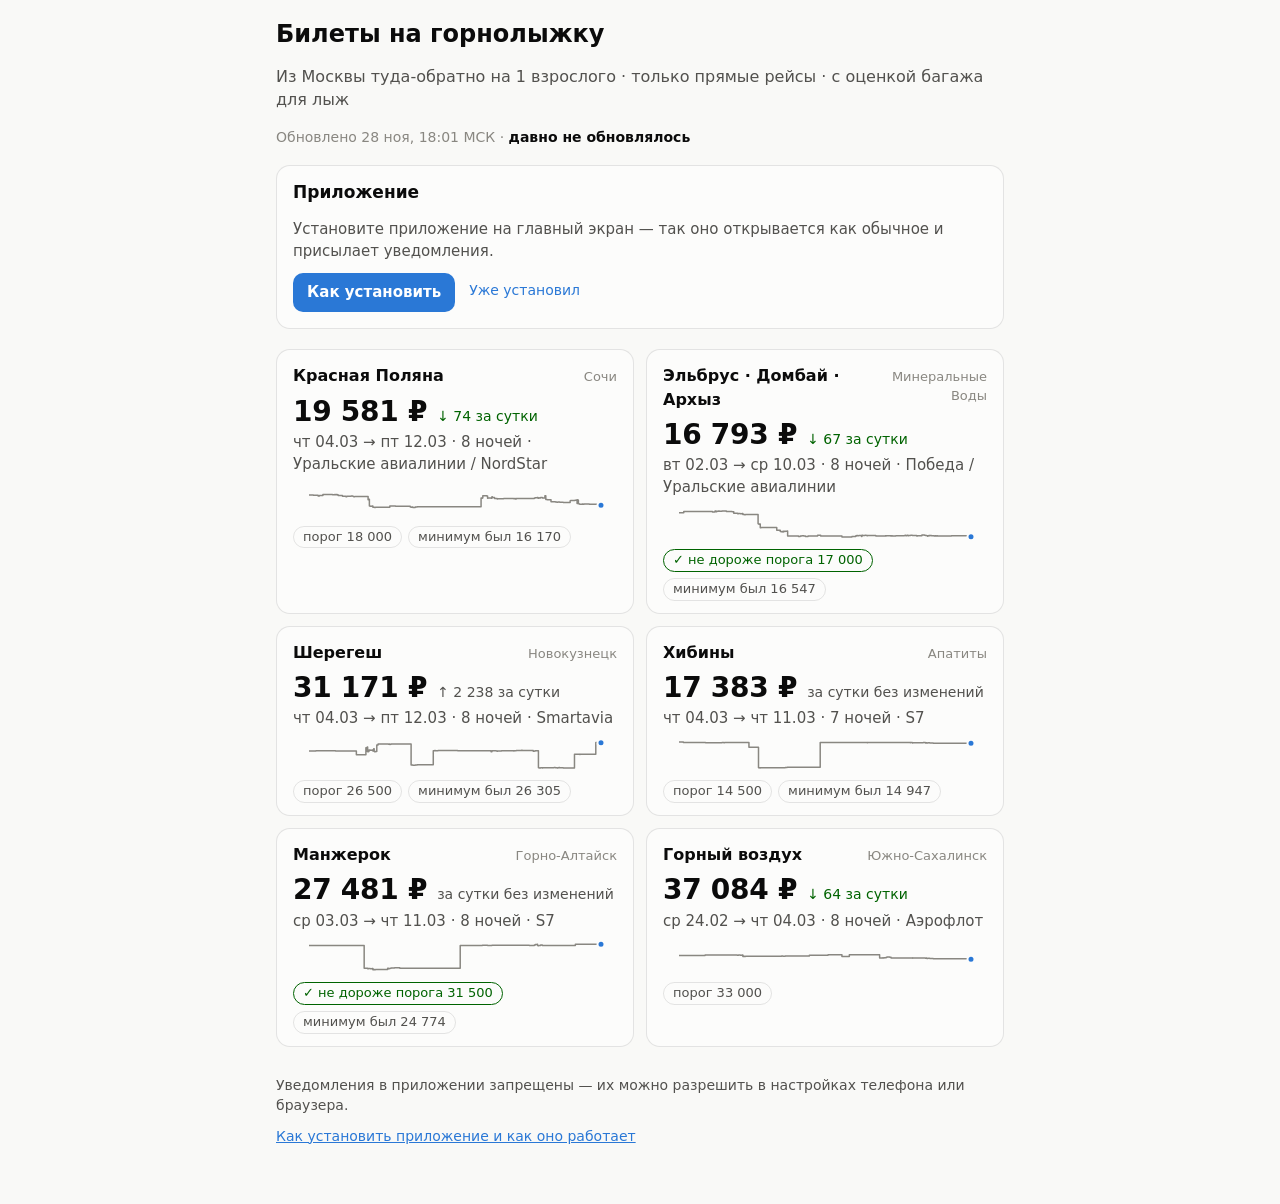
<file: index.html>
<!doctype html>
<html lang="ru">
<head>
<meta charset="utf-8">
<title>Билеты на горнолыжку</title>
<meta http-equiv="refresh" content="0; url=docs/">
<link rel="canonical" href="docs/">
<script>location.replace("docs/" + location.hash);</script>
</head>
<body><a href="docs/">Открыть приложение</a></body>
</html>
</file>
<file: docs/style.css>
:root {
  color-scheme: light;
  --page: #f9f9f7;
  --surface: #fcfcfb;
  --ink: #0b0b0b;
  --ink-2: #52514e;
  --muted: #898781;
  --grid: #e1e0d9;
  --axis: #c3c2b7;
  --border: rgba(11, 11, 11, 0.10);
  --accent: #2a78d6;
  --accent-wash: rgba(42, 120, 214, 0.10);
  --band: rgba(137, 135, 129, 0.10);
  --good-text: #006300;
  --good: #0ca30c;
  --deemph: #c3c2b7;
  --radius: 14px;
}

@media (prefers-color-scheme: dark) {
  :root:not([data-theme="light"]) {
    color-scheme: dark;
    --page: #0d0d0d;
    --surface: #1a1a19;
    --ink: #f0efec;
    --ink-2: #c3c2b7;
    --muted: #898781;
    --grid: #2c2c2a;
    --axis: #383835;
    --border: rgba(255, 255, 255, 0.10);
    --accent: #3987e5;
    --accent-wash: rgba(57, 135, 229, 0.14);
    --band: rgba(195, 194, 183, 0.08);
    --good-text: #0ca30c;
    --deemph: #52514e;
  }
}

:root[data-theme="dark"] {
  color-scheme: dark;
  --page: #0d0d0d;
  --surface: #1a1a19;
  --ink: #f0efec;
  --ink-2: #c3c2b7;
  --muted: #898781;
  --grid: #2c2c2a;
  --axis: #383835;
  --border: rgba(255, 255, 255, 0.10);
  --accent: #3987e5;
  --accent-wash: rgba(57, 135, 229, 0.14);
  --band: rgba(195, 194, 183, 0.08);
  --good-text: #0ca30c;
  --deemph: #52514e;
}

* { box-sizing: border-box; }

html { -webkit-text-size-adjust: 100%; }

body {
  margin: 0;
  background: var(--page);
  color: var(--ink);
  font: 16px/1.45 system-ui, -apple-system, "Segoe UI", Roboto, sans-serif;
}

a { color: var(--accent); }

.wrap {
  max-width: 760px;
  margin: 0 auto;
  padding: max(20px, env(safe-area-inset-top)) max(16px, env(safe-area-inset-right))
    max(48px, env(safe-area-inset-bottom)) max(16px, env(safe-area-inset-left));
}

header h1 {
  font-size: 1.5rem;
  line-height: 1.2;
  margin: 0 0 6px;
}

.sub, .muted { color: var(--ink-2); }
.small { font-size: 0.875rem; }
.meta { color: var(--muted); font-size: 0.875rem; margin: 6px 0 0; }
.warn { color: var(--ink); font-weight: 600; }

h2 { font-size: 1.375rem; margin: 4px 0 2px; line-height: 1.25; }
h3 { font-size: 1.0625rem; margin: 0; }

/* --- карточки курортов ------------------------------------------------------ */
.cards {
  display: grid;
  gap: 12px;
  margin-top: 20px;
}
@media (min-width: 640px) {
  .cards { grid-template-columns: 1fr 1fr; }
}

.card {
  display: block;
  color: inherit;
  text-decoration: none;
  background: var(--surface);
  border: 1px solid var(--border);
  border-radius: var(--radius);
  padding: 14px 16px 12px;
}
.card:hover { border-color: var(--axis); }
.card:focus-visible, button:focus-visible, .chart:focus-visible { outline: 2px solid var(--accent); outline-offset: 2px; }

.card-head {
  display: flex;
  justify-content: space-between;
  gap: 8px;
  align-items: baseline;
}
.card .name { font-weight: 650; }
.card .where { color: var(--muted); font-size: 0.8125rem; text-align: right; }

.price-row {
  display: flex;
  align-items: baseline;
  gap: 10px;
  flex-wrap: wrap;
  margin-top: 4px;
}
.price { font-size: 1.75rem; font-weight: 650; letter-spacing: -0.01em; }
.delta { font-size: 0.875rem; color: var(--ink-2); }
.delta.down { color: var(--good-text); }
.trip-text { color: var(--ink-2); font-size: 0.9375rem; }

.spark { display: block; width: 100%; height: 34px; margin-top: 8px; }

.chips { display: flex; flex-wrap: wrap; gap: 6px; margin-top: 8px; }
.chip {
  font-size: 0.8125rem;
  color: var(--ink-2);
  border: 1px solid var(--border);
  border-radius: 999px;
  padding: 1px 9px;
}
.chip.ok { color: var(--good-text); border-color: currentColor; }

/* --- страница курорта ---------------------------------------------------- */
.back {
  display: inline-block;
  margin: 8px 0 10px;
  text-decoration: none;
  font-size: 0.9375rem;
}

.tiles {
  display: grid;
  grid-template-columns: 1fr 1fr;
  gap: 10px;
  margin: 16px 0;
}
.tile.hero { grid-column: 1 / -1; }
@media (min-width: 640px) {
  .tiles { grid-template-columns: 1.6fr 1fr 1fr; }
  .tile.hero { grid-column: auto; }
}
.tile {
  background: var(--surface);
  border: 1px solid var(--border);
  border-radius: var(--radius);
  padding: 12px 14px;
}
.tile .label { color: var(--ink-2); font-size: 0.8125rem; }
.tile .value { font-size: 1.375rem; font-weight: 650; margin-top: 2px; }
.tile.hero .value { font-size: 2.25rem; }
.tile .note { color: var(--ink-2); font-size: 0.8125rem; margin-top: 2px; }

.panel {
  background: var(--surface);
  border: 1px solid var(--border);
  border-radius: var(--radius);
  padding: 14px 16px;
  margin: 12px 0;
}
.panel-head {
  display: flex;
  justify-content: space-between;
  align-items: center;
  gap: 8px;
  flex-wrap: wrap;
  margin-bottom: 8px;
}
.panel .hint { color: var(--ink-2); font-size: 0.8125rem; margin: 4px 0 0; }

.legs { margin: 8px 0 0; padding: 0; list-style: none; }
.legs li { padding: 6px 0; border-top: 1px solid var(--grid); font-size: 0.9375rem; }
.legs li:first-child { border-top: 0; }
.legs .leg-main { font-weight: 600; }
.legs .leg-sub { color: var(--ink-2); font-size: 0.875rem; }

.button {
  display: inline-block;
  margin-top: 10px;
  padding: 9px 14px;
  border-radius: 10px;
  background: var(--accent);
  color: #fff;
  text-decoration: none;
  font-weight: 600;
  font-size: 0.9375rem;
}
.links { display: flex; gap: 8px; flex-wrap: wrap; align-items: center; }
.links .secondary { font-size: 0.875rem; margin-top: 10px; }

.seg {
  display: inline-flex;
  border: 1px solid var(--border);
  border-radius: 10px;
  overflow: hidden;
}
.seg button {
  font: inherit;
  font-size: 0.8125rem;
  color: var(--ink-2);
  background: transparent;
  border: 0;
  padding: 5px 10px;
  cursor: pointer;
}
.seg button + button { border-left: 1px solid var(--border); }
.seg button[aria-pressed="true"] { background: var(--accent-wash); color: var(--ink); font-weight: 600; }

/* --- графики ---------------------------------------------------------------- */
.chart { position: relative; touch-action: pan-y; }
.chart svg { display: block; width: 100%; overflow: visible; }
.chart text { font-size: 11px; fill: var(--muted); font-variant-numeric: tabular-nums; }
.chart .lbl { fill: var(--ink-2); paint-order: stroke; stroke: var(--surface); stroke-width: 3px; stroke-linejoin: round; }
.chart .grid { stroke: var(--grid); stroke-width: 1; }
.chart .base { stroke: var(--axis); stroke-width: 1; }
.chart .line { fill: none; stroke: var(--accent); stroke-width: 2; stroke-linejoin: round; stroke-linecap: round; }
.chart .area { fill: var(--accent-wash); stroke: none; }
.chart .dot { fill: var(--accent); stroke: var(--surface); stroke-width: 2; }
.chart .dot.gray { fill: var(--deemph); }
.chart .dot.best { fill: var(--accent); }
.chart .thr { stroke: var(--muted); stroke-width: 1; stroke-dasharray: 4 3; }
.chart .band { fill: var(--band); }
.chart .cross { stroke: var(--axis); stroke-width: 1; }
.chart .focus { fill: var(--accent); stroke: var(--surface); stroke-width: 2; }

.tooltip {
  position: absolute;
  pointer-events: none;
  background: var(--surface);
  border: 1px solid var(--border);
  border-radius: 10px;
  box-shadow: 0 4px 16px rgba(0, 0, 0, 0.12);
  padding: 7px 10px;
  font-size: 0.8125rem;
  white-space: nowrap;
  z-index: 2;
}
.tooltip .tv { font-weight: 650; font-size: 0.9375rem; color: var(--ink); }
.tooltip .tl { color: var(--ink-2); }

details.table-view { margin-top: 8px; font-size: 0.875rem; }
details.table-view summary { color: var(--ink-2); cursor: pointer; }
details.table-view table { width: 100%; border-collapse: collapse; margin-top: 6px; }
details.table-view td, details.table-view th {
  text-align: left;
  padding: 4px 6px 4px 0;
  border-bottom: 1px solid var(--grid);
  font-variant-numeric: tabular-nums;
}
details.table-view td.num, details.table-view th.num { text-align: right; }
.table-scroll { max-height: 320px; overflow-y: auto; }

/* --- список поездок ------------------------------------------------------- */
.controls { display: flex; gap: 8px; flex-wrap: wrap; margin: 8px 0; }

.trip-list { list-style: none; margin: 0; padding: 0; }
.trip-row { border-top: 1px solid var(--grid); }
.trip-row:first-child { border-top: 0; }
.row-btn {
  display: grid;
  grid-template-columns: 1fr auto;
  gap: 1px 12px;
  width: 100%;
  font: inherit;
  color: inherit;
  text-align: left;
  background: transparent;
  border: 0;
  padding: 9px 2px;
  cursor: pointer;
}
.row-btn .d { font-weight: 600; font-variant-numeric: tabular-nums; }
.row-btn .t { font-weight: 650; text-align: right; font-variant-numeric: tabular-nums; }
.row-btn .s, .row-btn .o { color: var(--ink-2); font-size: 0.8125rem; }
.row-btn .o { text-align: right; font-variant-numeric: tabular-nums; }
.trip-row.best .d::after {
  content: "лучшая";
  margin-left: 8px;
  font-size: 0.75rem;
  font-weight: 600;
  color: var(--accent);
  border: 1px solid currentColor;
  border-radius: 999px;
  padding: 0 7px;
}
.trip-row.low .row-btn { color: var(--muted); }
.trip-row.low .row-btn .s, .trip-row.low .row-btn .o { color: var(--muted); }
.trip-row.none .t { color: var(--muted); font-weight: 400; }
.row-detail { padding: 0 2px 12px; }
.link-btn {
  font: inherit;
  font-size: 0.875rem;
  color: var(--accent);
  background: none;
  border: 0;
  padding: 10px 2px 2px;
  cursor: pointer;
}
.row-detail .hist { margin-top: 10px; }

.empty {
  background: var(--surface);
  border: 1px solid var(--border);
  border-radius: var(--radius);
  padding: 18px 16px;
  margin-top: 20px;
}

footer {
  margin-top: 28px;
  color: var(--ink-2);
  font-size: 0.875rem;
}
footer p { margin: 0 0 10px; }

/* --- приложение: установка и уведомления ------------------------------------ */
.app-panel { margin-top: 18px; }
.app-panel h3 { margin-bottom: 4px; }
.app-item { padding: 10px 0 2px; }
.app-item + .app-item { border-top: 1px solid var(--grid); margin-top: 8px; }
.app-text { margin: 0; color: var(--ink-2); font-size: 0.9375rem; }
.app-text b { color: var(--ink); }
.app-actions { display: flex; gap: 12px; align-items: center; flex-wrap: wrap; }
.app-actions .button { margin-top: 10px; }
.app-actions .link-btn { padding-top: 8px; }
button.button { border: 0; font: inherit; font-weight: 600; font-size: 0.9375rem; cursor: pointer; }
button.button:disabled { opacity: 0.6; cursor: default; }
.app-error { margin: 10px 0 0; color: var(--ink); font-size: 0.875rem; }
.manual { margin-top: 10px; font-size: 0.875rem; }
.manual summary { color: var(--ink-2); cursor: pointer; }
.sub-json {
  white-space: pre-wrap;
  word-break: break-all;
  font-size: 0.75rem;
  background: var(--page);
  border: 1px solid var(--border);
  border-radius: 8px;
  padding: 8px;
  max-height: 160px;
  overflow: auto;
  user-select: all;
}
.app-note { color: var(--ink-2); }
.app-note .link-btn { padding: 0; font-size: inherit; }
.help-item { padding: 6px 0; }
.help-item + .help-item { border-top: 1px solid var(--grid); }
.help-item summary { font-weight: 600; cursor: pointer; padding: 6px 0; }
.help-item ol, .help-list { margin: 6px 0 8px; padding-left: 22px; }
.help-item li, .help-list li { margin: 4px 0; }
.help-text p { margin: 0 0 10px; }
.help-text p:last-child { margin-bottom: 0; }
.check { margin-top: 12px; font-size: 0.9375rem; }
.check summary { color: var(--accent); cursor: pointer; font-weight: 600; }
.check-row { display: flex; gap: 8px; align-items: center; flex-wrap: wrap; }
.check-row input {
  font: inherit; width: 9em; padding: 8px 10px; border-radius: 10px;
  border: 1px solid var(--axis); background: var(--surface); color: var(--ink);
}
.check-row .button { margin-top: 0; }
.check-out .button { margin-top: 6px; }
</file>
